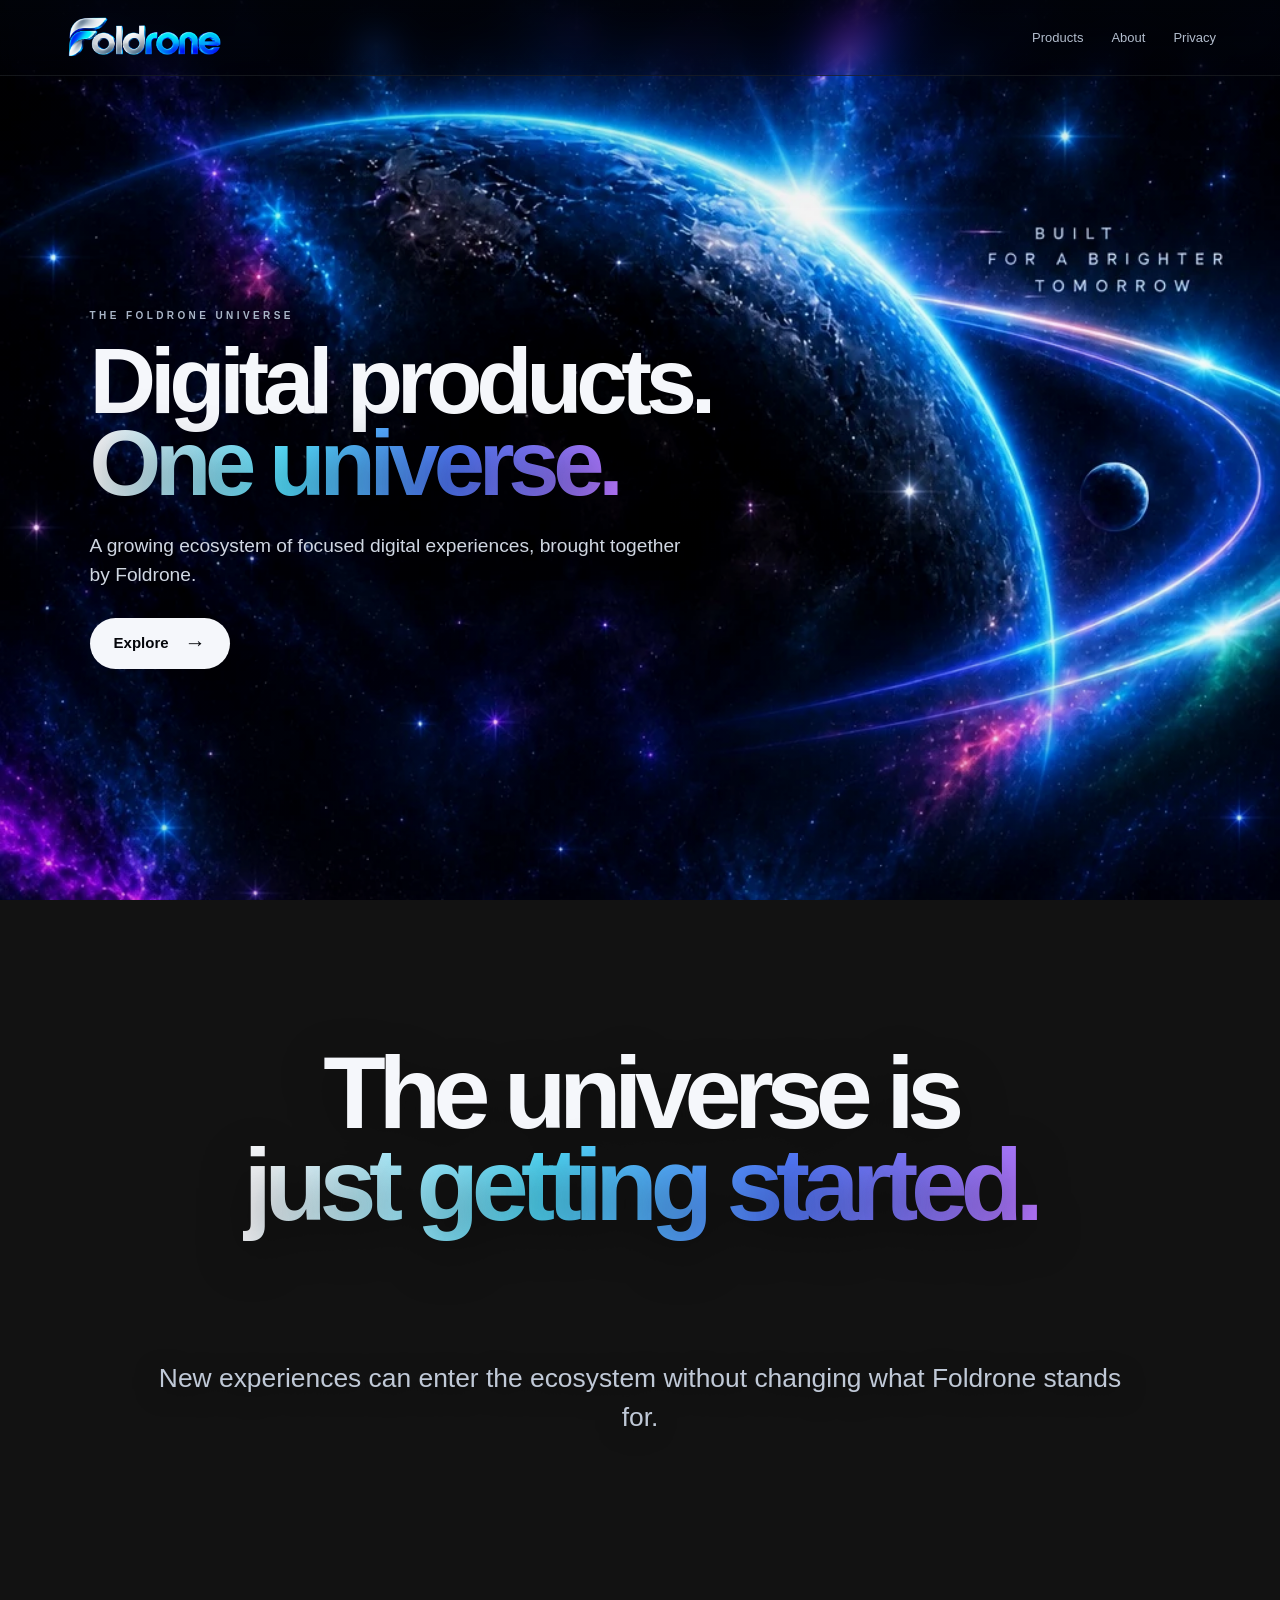
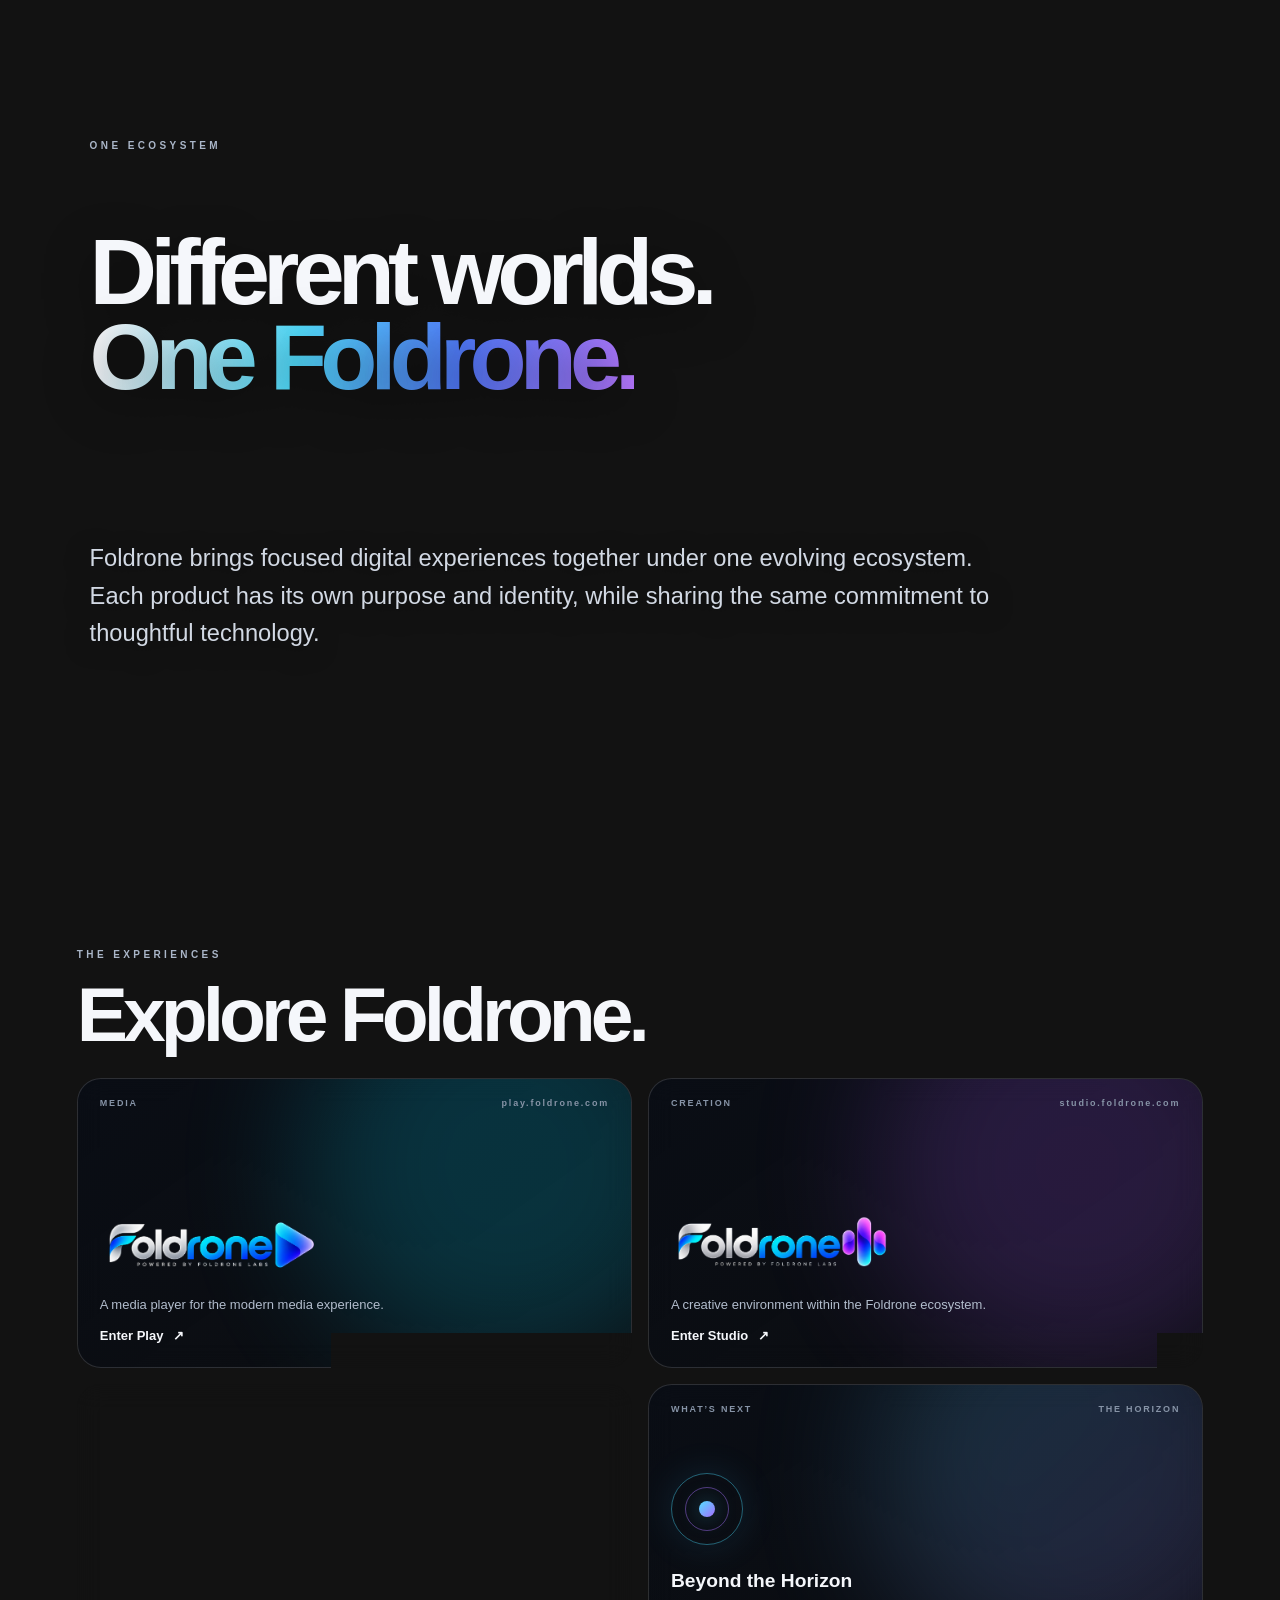
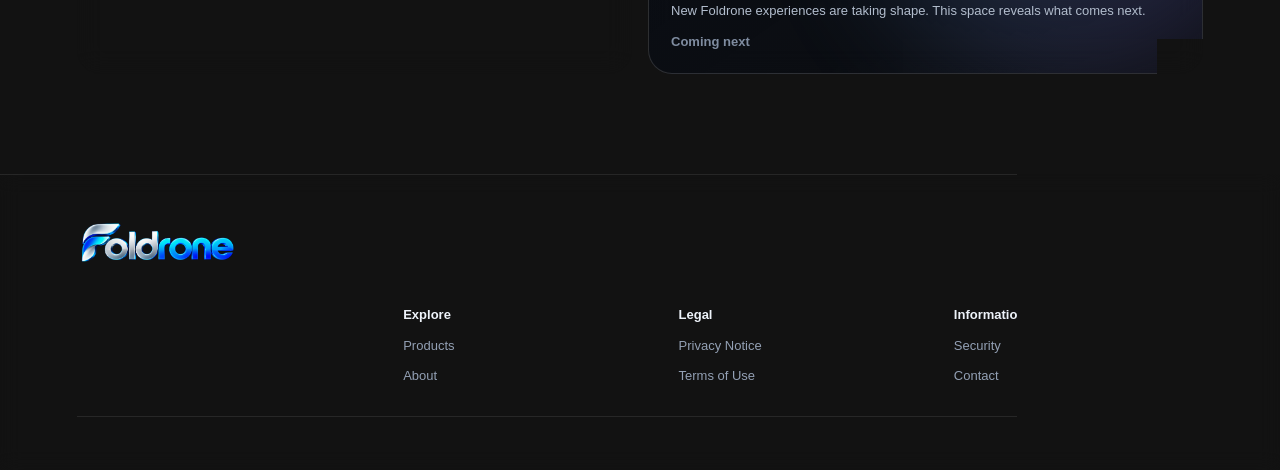
<file: index.html>
<!doctype html>
<html lang="en">
<head>
<meta charset="utf-8">
<meta name="viewport" content="width=device-width,initial-scale=1,viewport-fit=cover">
<meta name="theme-color" content="#02040a">
<meta name="color-scheme" content="dark">
<meta name="description" content="Foldrone. Digital products. One universe.">
<link rel="icon" href="/assets/foldrone-wordmark.webp">
<link rel="preload" as="image" href="/assets/foldrone-universe-bg.webp" fetchpriority="high">
<link rel="manifest" href="/manifest.webmanifest">
<link rel="stylesheet" href="/styles.css">
<title>Foldrone | The Foldrone Universe</title>
</head>
<body class="home-page">
<div class="universe-bg" aria-hidden="true"></div>
<div class="universe-vignette" aria-hidden="true"></div>
<a class="skip" href="#main">Skip to content</a>
<header class="header">
  <a class="brand" href="/" aria-label="Foldrone home"><img src="/assets/foldrone-wordmark.webp" alt="Foldrone" draggable="false"></a>
  <nav class="desktop-nav" aria-label="Primary navigation">
    <a href="#products">Products</a><a href="/about.html">About</a><a href="/privacy.html">Privacy</a>
  </nav>
  <button class="menu-button" type="button" aria-label="Open menu" aria-controls="mobile-menu" aria-expanded="false"><span></span><span></span><span></span></button>
  <nav class="mobile-menu" id="mobile-menu" aria-label="Mobile navigation">
    <div class="mobile-products">
      <button class="mobile-menu-label" type="button" aria-expanded="false" aria-controls="mobile-products-list"><span aria-hidden="true">▸</span> Products</button>
      <div class="mobile-product-grid" id="mobile-products-list">
        <a href="https://play.foldrone.com">Foldrone Play</a>
        <a href="https://studio.foldrone.com">Foldrone Studio</a>
        <a href="https://workspace.foldrone.com">Foldrone Workspace</a>
      </div>
    </div>
    <a href="/about.html">About</a><a href="/security.html">Security</a><a href="/privacy.html">Privacy</a><a href="/contact.html">Contact</a>
  </nav>
</header>
<main id="main">
  <section class="hero" aria-labelledby="hero-title">
    <div class="hero-copy">
      <p class="kicker">THE FOLDRONE UNIVERSE</p>
      <h1 id="hero-title">Digital products.<br><span>One universe.</span></h1>
      <p class="lead">A growing ecosystem of focused digital experiences, brought together by Foldrone.</p>
      <a class="hero-button" href="#products">Explore <span>→</span></a>
    </div>
  </section>

  <section class="universe-story story-start" aria-labelledby="story-start-title">
    <div class="story-inner">
      <h2 id="story-start-title">The universe is<br><span>just getting started.</span></h2>
      <div class="story-start-message">
        <p>New experiences can enter the ecosystem without changing what Foldrone stands for.</p>
      </div>
    </div>
  </section>

  <section class="universe-story story-ecosystem" aria-labelledby="story-ecosystem-title">
    <div class="story-inner">
      <p class="story-kicker">ONE ECOSYSTEM</p>
      <h2 id="story-ecosystem-title">Different worlds.<br><span>One Foldrone.</span></h2>
      <div class="ecosystem-copy"><p>Foldrone brings focused digital experiences together under one evolving ecosystem. Each product has its own purpose and identity, while sharing the same commitment to thoughtful technology.</p></div>
    </div>
  </section>

  <section class="products" id="products" aria-labelledby="products-title">
    <div class="products-inner">
      <div class="section-head"><p class="story-kicker">THE EXPERIENCES</p><h2 id="products-title">Explore Foldrone.</h2></div>
      <div class="product-grid">
        <a class="product-card play" href="https://play.foldrone.com">
          <div class="card-meta"><span>MEDIA</span><span>play.foldrone.com</span></div>
          <img src="/assets/foldrone-play-wordmark.webp" alt="Foldrone Play" class="product-logo" draggable="false">
          <p>A media player for the modern media experience.</p>
          <span class="card-action">Enter Play <b>↗</b></span>
        </a>
        <a class="product-card studio" href="https://studio.foldrone.com">
          <div class="card-meta"><span>CREATION</span><span>studio.foldrone.com</span></div>
          <img src="/assets/foldrone-studio-wordmark.webp" alt="Foldrone Studio" class="product-logo" draggable="false">
          <p>A creative environment within the Foldrone ecosystem.</p>
          <span class="card-action">Enter Studio <b>↗</b></span>
        </a>
        <article class="product-card workspace">
          <div class="card-meta"><span>PRODUCTIVITY</span><span>workspace.foldrone.com</span></div>
          <img src="/assets/foldrone-workspace-logo.webp" alt="Foldrone Workspace" class="product-logo workspace-logo" draggable="false">
          <p>Documents, PDF tools, productivity and intelligent utilities in one workspace.</p>
          <span class="card-action muted">Coming into view</span>
        </article>
        <article class="product-card horizon">
          <div class="card-meta"><span>WHAT’S NEXT</span><span>THE HORIZON</span></div>
          <div class="horizon-mark" aria-hidden="true"><span></span></div>
          <h3>Beyond the Horizon</h3>
          <p>New Foldrone experiences are taking shape. This space reveals what comes next.</p>
          <span class="card-action muted">Coming next</span>
        </article>
      </div>
    </div>
  </section>
</main>
<button class="space-control top-control" type="button" aria-label="Return to top" title="Return to top"><svg viewBox="0 0 32 32" aria-hidden="true"><path d="M16 3c4 3 6 8 6 13v3l4 5-7-2-3 6-3-6-7 2 4-5v-3c0-5 2-10 6-13Z"/><circle cx="16" cy="11" r="2"/><path d="M11 26l-3 3M21 26l3 3"/></svg></button>
<footer class="footer">
  <a class="footer-brand" href="/" aria-label="Foldrone home"><img src="/assets/foldrone-wordmark.webp" alt="Foldrone" draggable="false"></a>
  <div class="footer-columns"><div><strong>Explore</strong><a href="#products">Products</a><a href="/about.html">About</a></div><div><strong>Legal</strong><a href="/privacy.html">Privacy Notice</a><a href="/terms.html">Terms of Use</a></div><div><strong>Information</strong><a href="/security.html">Security</a><a href="/contact.html">Contact</a></div></div>
  <div class="footer-bottom">© 2026 <a href="https://www.facebook.com/foldronelabs/" rel="noopener noreferrer">Foldrone Labs</a>. All rights reserved.</div>
</footer>
<script src="/script.js" defer></script>
</body>
</html>
</file>
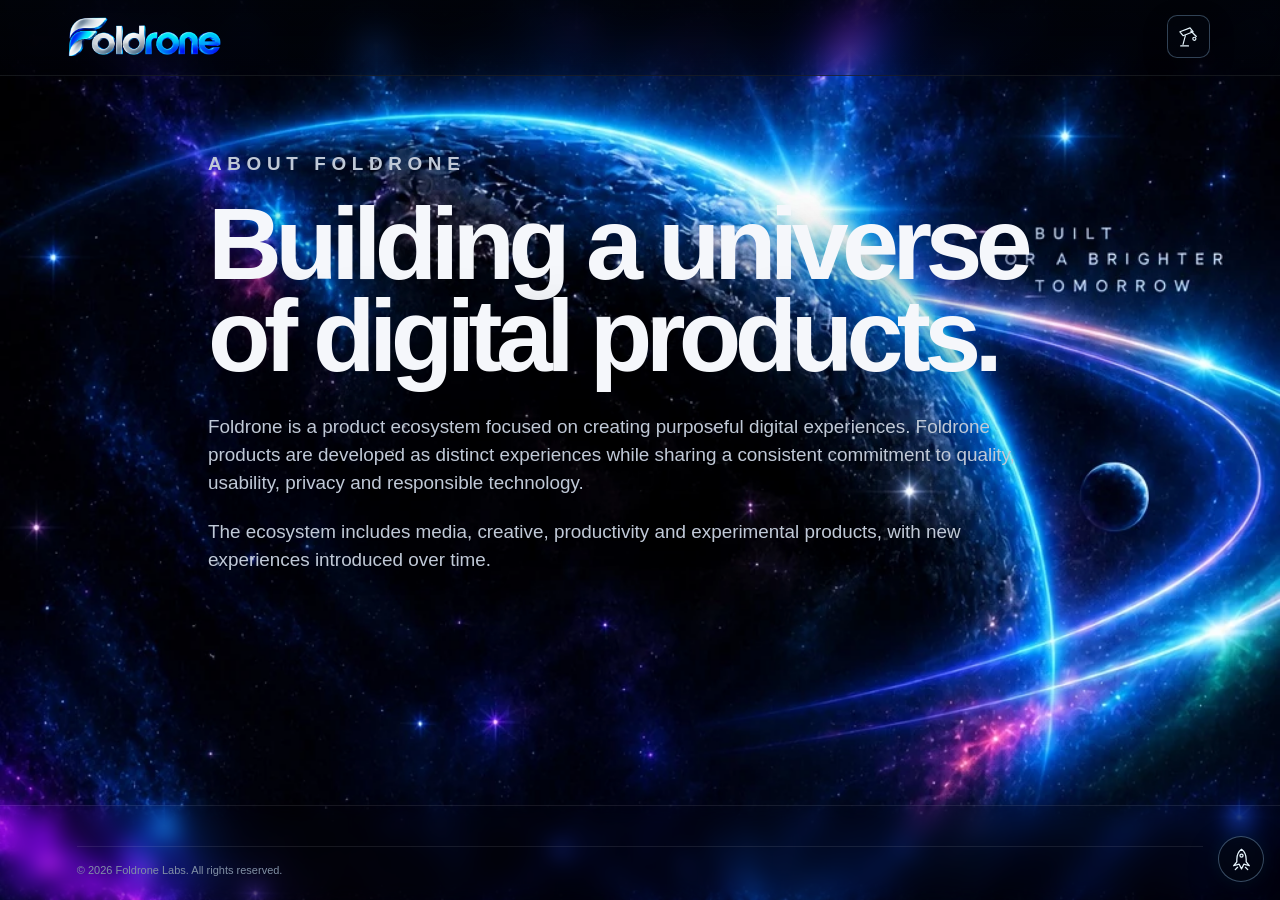
<file: about.html>
<!doctype html><html lang="en"><head><meta charset="utf-8"><meta name="viewport" content="width=device-width,initial-scale=1,viewport-fit=cover"><meta name="theme-color" content="#02040a"><meta name="color-scheme" content="dark"><link rel="icon" href="/assets/foldrone-wordmark.webp"><link rel="stylesheet" href="/styles.css"><title>About | Foldrone</title></head><body class="internal-page"><div class="universe-bg" aria-hidden="true"></div><div class="legal-page"><header class="header legal-header"><a class="brand" href="/" aria-label="Foldrone home"><img src="/assets/foldrone-wordmark.webp" alt="Foldrone" draggable="false"></a><a class="internal-back" href="/" aria-label="Back to Foldrone home" title="Back to Foldrone home"><svg viewBox="0 0 32 32" aria-hidden="true"><path d="M5 10l13-5 4 5-13 5z"/><path d="M19 9l7 7"/><path d="M12 15l-3 11"/><path d="M6 28h10"/><circle cx="23.5" cy="19" r="2"/></svg></a><button class="menu-button" type="button" aria-label="Open menu" aria-controls="mobile-menu" aria-expanded="false"><span></span><span></span><span></span></button><nav class="mobile-menu" id="mobile-menu" aria-label="Mobile navigation"><div class="mobile-products"><button class="mobile-menu-label" type="button" aria-expanded="false" aria-controls="mobile-products-list"><span aria-hidden="true">▸</span> Products</button><div class="mobile-product-grid" id="mobile-products-list"><a href="https://play.foldrone.com">Foldrone Play</a><a href="https://studio.foldrone.com">Foldrone Studio</a><a href="https://workspace.foldrone.com">Foldrone Workspace</a></div></div><a href="/about.html">About</a><a href="/security.html">Security</a><a href="/privacy.html">Privacy</a><a href="/contact.html">Contact</a></nav></header><main class="legal-main"><p class="legal-kicker">ABOUT FOLDRONE</p><h1>Building a universe<br>of digital products.</h1><p>Foldrone is a product ecosystem focused on creating purposeful digital experiences. Foldrone products are developed as distinct experiences while sharing a consistent commitment to quality, usability, privacy and responsible technology.</p><p>The ecosystem includes media, creative, productivity and experimental products, with new experiences introduced over time.</p></main><button class="space-control top-control" type="button" aria-label="Return to top" title="Return to top"><svg viewBox="0 0 32 32" aria-hidden="true"><path d="M16 3c4 3 6 8 6 13v3l4 5-7-2-3 6-3-6-7 2 4-5v-3c0-5 2-10 6-13Z"/><circle cx="16" cy="11" r="2"/><path d="M11 26l-3 3M21 26l3 3"/></svg></button><footer class="footer legal-footer"><div class="footer-bottom">© 2026 <a href="https://www.facebook.com/foldronelabs/" rel="noopener noreferrer">Foldrone Labs</a>. All rights reserved.</div></footer></div><script src="/script.js" defer></script></body></html>
</file>
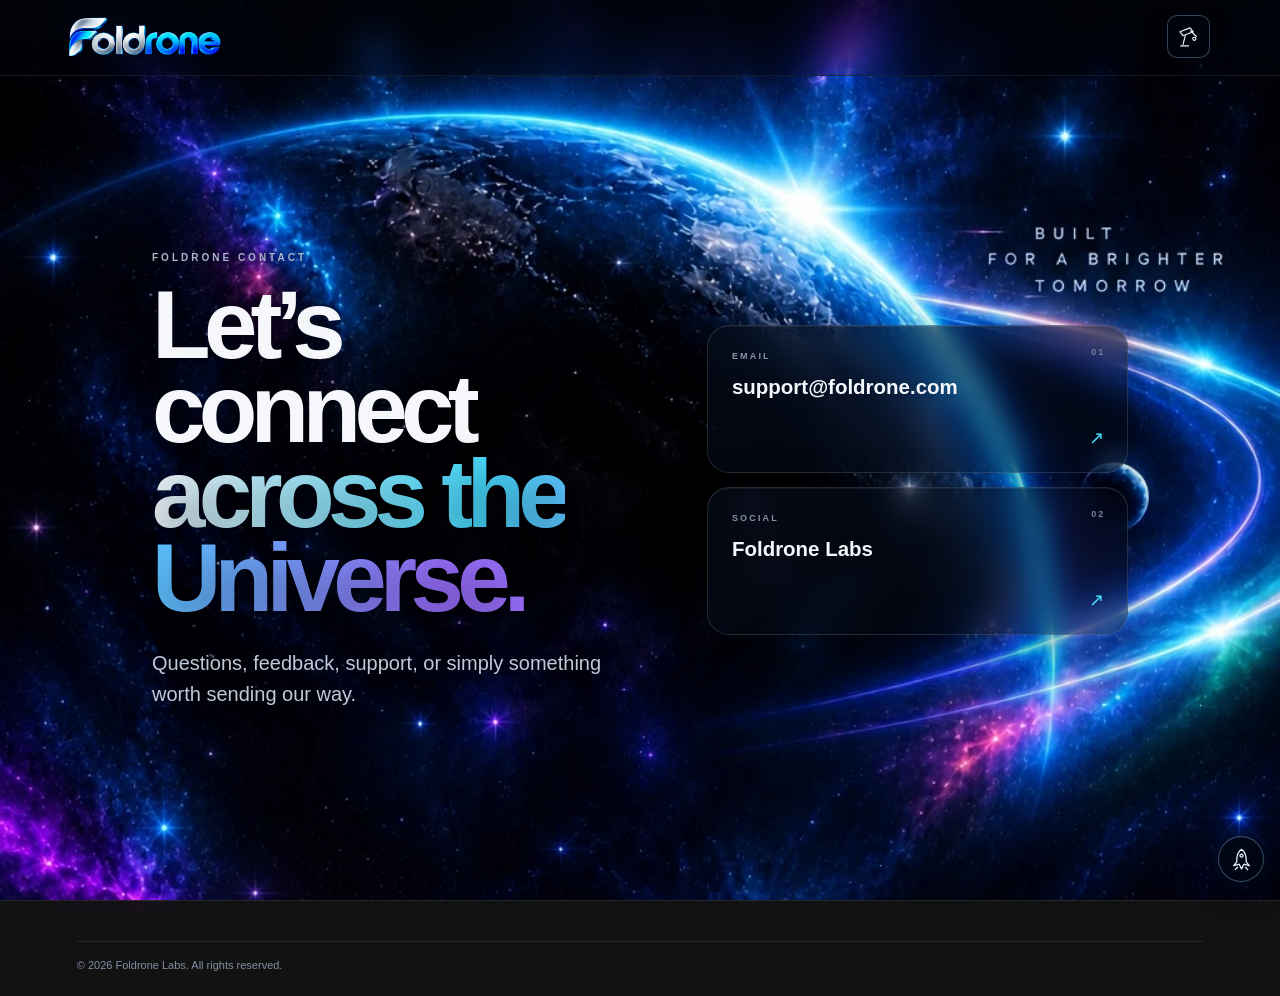
<file: contact.html>
<!doctype html><html lang="en"><head><meta charset="utf-8"><meta name="viewport" content="width=device-width,initial-scale=1,viewport-fit=cover"><meta name="theme-color" content="#02040a"><meta name="color-scheme" content="dark"><link rel="icon" href="/assets/foldrone-wordmark.webp"><link rel="stylesheet" href="/styles.css"><title>Contact | Foldrone</title></head><body class="contact-page"><div class="universe-bg" aria-hidden="true"></div><div class="legal-page"><header class="header legal-header"><a class="brand" href="/" aria-label="Foldrone home"><img src="/assets/foldrone-wordmark.webp" alt="Foldrone" draggable="false"></a><a class="internal-back" href="/" aria-label="Back to Foldrone home" title="Back to Foldrone home"><svg viewBox="0 0 32 32" aria-hidden="true"><path d="M5 10l13-5 4 5-13 5z"/><path d="M19 9l7 7"/><path d="M12 15l-3 11"/><path d="M6 28h10"/><circle cx="23.5" cy="19" r="2"/></svg></a><button class="menu-button" type="button" aria-label="Open menu" aria-controls="mobile-menu" aria-expanded="false"><span></span><span></span><span></span></button><nav class="mobile-menu" id="mobile-menu" aria-label="Mobile navigation"><div class="mobile-products"><button class="mobile-menu-label" type="button" aria-expanded="false" aria-controls="mobile-products-list"><span aria-hidden="true">▸</span> Products</button><div class="mobile-product-grid" id="mobile-products-list"><a href="https://play.foldrone.com">Foldrone Play</a><a href="https://studio.foldrone.com">Foldrone Studio</a><a href="https://workspace.foldrone.com">Foldrone Workspace</a></div></div><a href="/about.html">About</a><a href="/security.html">Security</a><a href="/privacy.html">Privacy</a><a href="/contact.html">Contact</a></nav></header><main class="contact-main">
  <div class="contact-shell">
    <div class="contact-intro">
      <p class="legal-kicker">FOLDRONE CONTACT</p>
      <h1>Let’s connect<br><span>across the Universe.</span></h1>
      <p class="contact-lead">Questions, feedback, support, or simply something worth sending our way.</p>
    </div>
    <div class="contact-links">
      <a class="contact-card" href="mailto:support@foldrone.com">
        <span class="contact-index">01</span>
        <span class="contact-card-label">EMAIL</span>
        <strong>support@foldrone.com</strong>
        <span class="contact-arrow">↗</span>
      </a>
      <a class="contact-card" href="https://www.facebook.com/foldronelabs/" rel="noopener noreferrer">
        <span class="contact-index">02</span>
        <span class="contact-card-label">SOCIAL</span>
        <strong>Foldrone Labs</strong>
        <span class="contact-arrow">↗</span>
      </a>
    </div>
  </div>
</main><button class="space-control top-control" type="button" aria-label="Return to top" title="Return to top"><svg viewBox="0 0 32 32" aria-hidden="true"><path d="M16 3c4 3 6 8 6 13v3l4 5-7-2-3 6-3-6-7 2 4-5v-3c0-5 2-10 6-13Z"/><circle cx="16" cy="11" r="2"/><path d="M11 26l-3 3M21 26l3 3"/></svg></button><footer class="footer legal-footer"><div class="footer-bottom">© 2026 <a href="https://www.facebook.com/foldronelabs/" rel="noopener noreferrer">Foldrone Labs</a>. All rights reserved.</div></footer></div><script src="/script.js" defer></script></body></html>
</file>
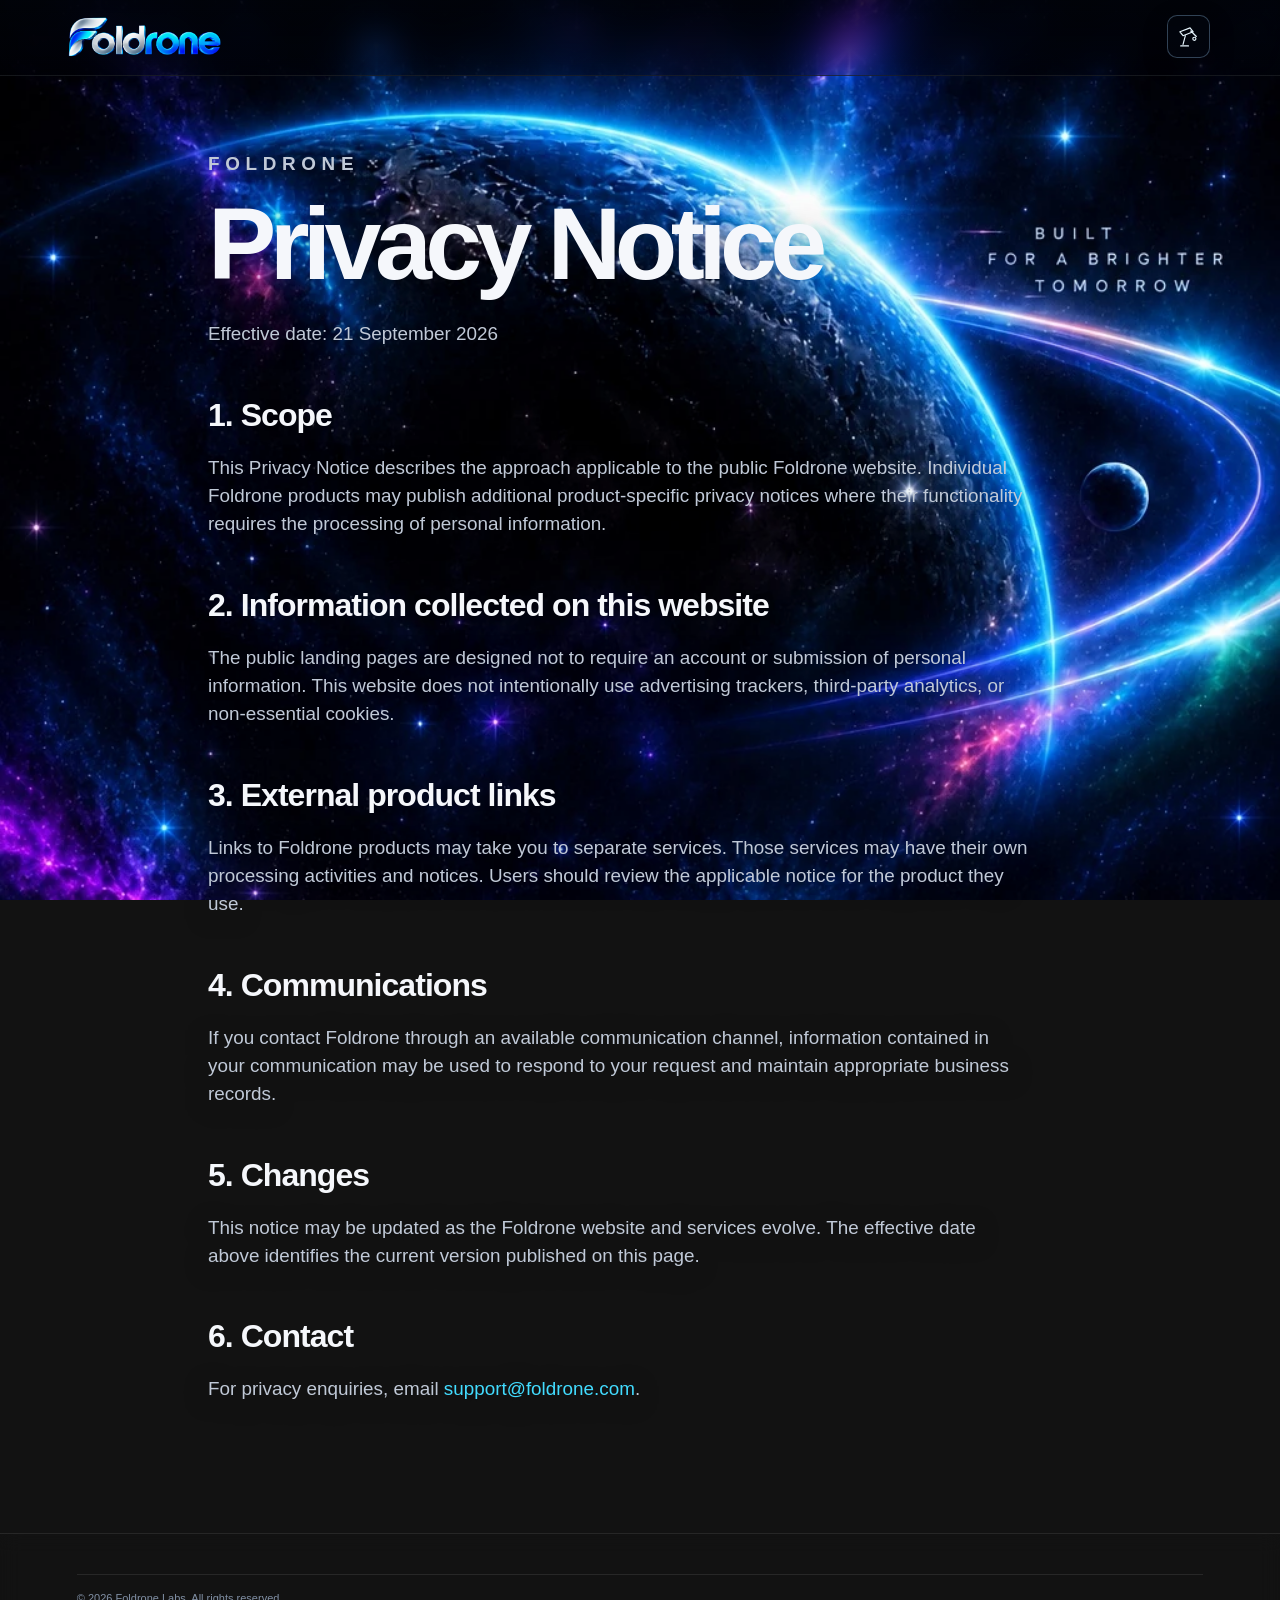
<file: privacy.html>
<!doctype html><html lang="en"><head><meta charset="utf-8"><meta name="viewport" content="width=device-width,initial-scale=1,viewport-fit=cover"><meta name="theme-color" content="#02040a"><meta name="color-scheme" content="dark"><link rel="icon" href="/assets/foldrone-wordmark.webp"><link rel="stylesheet" href="/styles.css"><title>Privacy Notice | Foldrone</title></head><body class="internal-page"><div class="universe-bg" aria-hidden="true"></div><div class="legal-page"><header class="header legal-header"><a class="brand" href="/" aria-label="Foldrone home"><img src="/assets/foldrone-wordmark.webp" alt="Foldrone" draggable="false"></a><a class="internal-back" href="/" aria-label="Back to Foldrone home" title="Back to Foldrone home"><svg viewBox="0 0 32 32" aria-hidden="true"><path d="M5 10l13-5 4 5-13 5z"/><path d="M19 9l7 7"/><path d="M12 15l-3 11"/><path d="M6 28h10"/><circle cx="23.5" cy="19" r="2"/></svg></a><button class="menu-button" type="button" aria-label="Open menu" aria-controls="mobile-menu" aria-expanded="false"><span></span><span></span><span></span></button><nav class="mobile-menu" id="mobile-menu" aria-label="Mobile navigation"><div class="mobile-products"><button class="mobile-menu-label" type="button" aria-expanded="false" aria-controls="mobile-products-list"><span aria-hidden="true">▸</span> Products</button><div class="mobile-product-grid" id="mobile-products-list"><a href="https://play.foldrone.com">Foldrone Play</a><a href="https://studio.foldrone.com">Foldrone Studio</a><a href="https://workspace.foldrone.com">Foldrone Workspace</a></div></div><a href="/about.html">About</a><a href="/security.html">Security</a><a href="/privacy.html">Privacy</a><a href="/contact.html">Contact</a></nav></header><main class="legal-main"><p class="legal-kicker">FOLDRONE</p><h1>Privacy Notice</h1><p>Effective date: 21 September 2026</p><h2>1. Scope</h2><p>This Privacy Notice describes the approach applicable to the public Foldrone website. Individual Foldrone products may publish additional product-specific privacy notices where their functionality requires the processing of personal information.</p><h2>2. Information collected on this website</h2><p>The public landing pages are designed not to require an account or submission of personal information. This website does not intentionally use advertising trackers, third-party analytics, or non-essential cookies.</p><h2>3. External product links</h2><p>Links to Foldrone products may take you to separate services. Those services may have their own processing activities and notices. Users should review the applicable notice for the product they use.</p><h2>4. Communications</h2><p>If you contact Foldrone through an available communication channel, information contained in your communication may be used to respond to your request and maintain appropriate business records.</p><h2>5. Changes</h2><p>This notice may be updated as the Foldrone website and services evolve. The effective date above identifies the current version published on this page.</p><h2>6. Contact</h2><p>For privacy enquiries, email <a href="mailto:support@foldrone.com">support@foldrone.com</a>.</p></main><button class="space-control top-control" type="button" aria-label="Return to top" title="Return to top"><svg viewBox="0 0 32 32" aria-hidden="true"><path d="M16 3c4 3 6 8 6 13v3l4 5-7-2-3 6-3-6-7 2 4-5v-3c0-5 2-10 6-13Z"/><circle cx="16" cy="11" r="2"/><path d="M11 26l-3 3M21 26l3 3"/></svg></button><footer class="footer legal-footer"><div class="footer-bottom">© 2026 <a href="https://www.facebook.com/foldronelabs/" rel="noopener noreferrer">Foldrone Labs</a>. All rights reserved.</div></footer></div><script src="/script.js" defer></script></body></html>
</file>
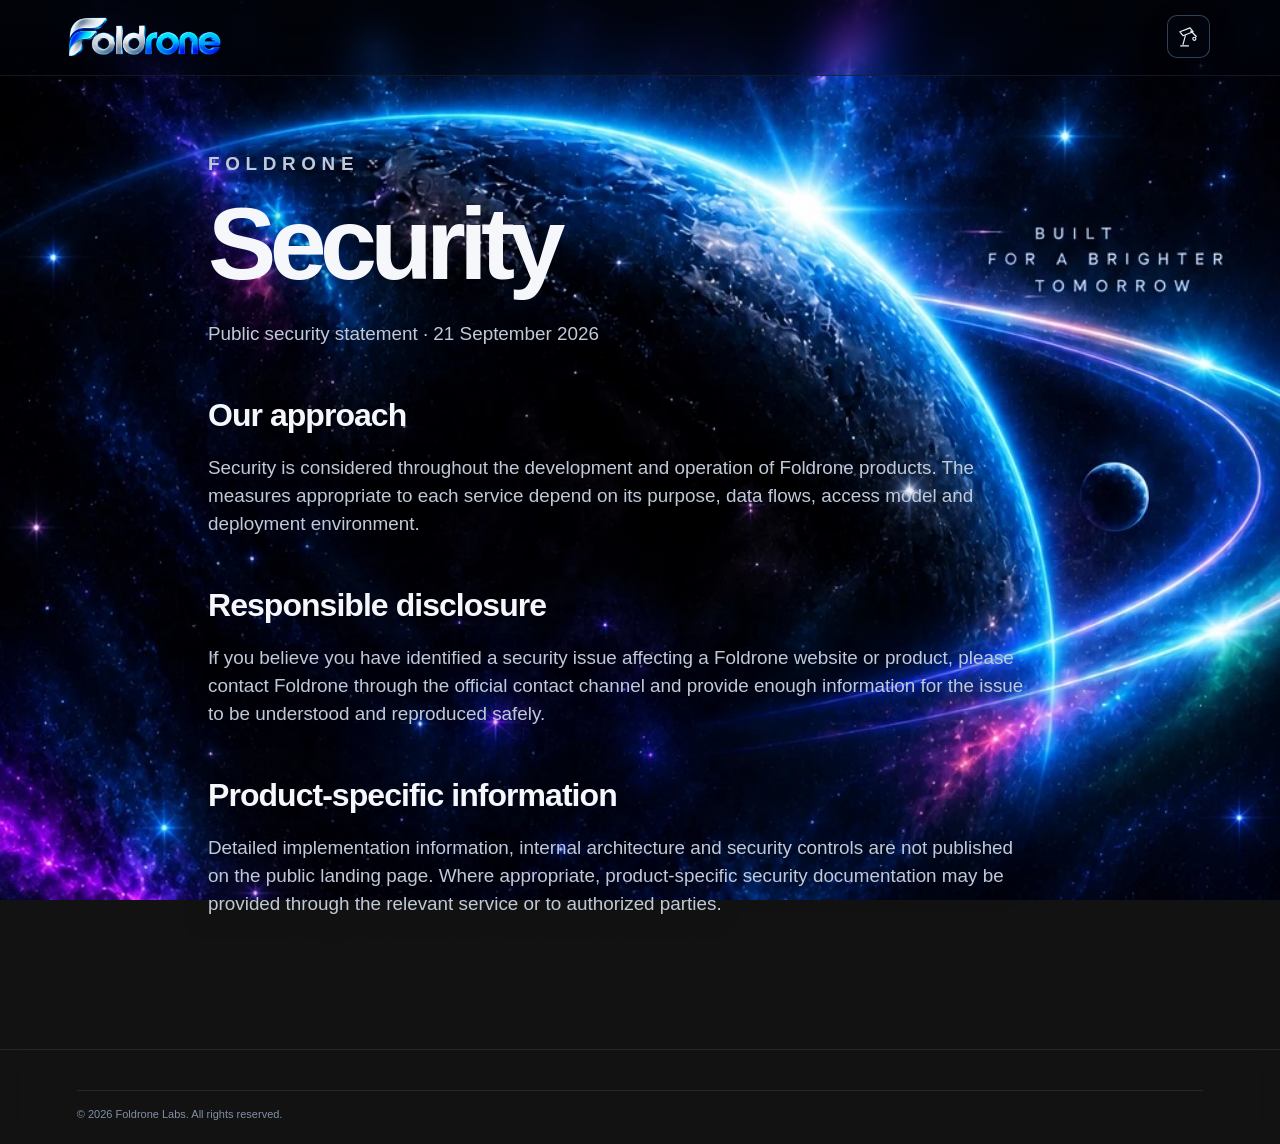
<file: security.html>
<!doctype html><html lang="en"><head><meta charset="utf-8"><meta name="viewport" content="width=device-width,initial-scale=1,viewport-fit=cover"><meta name="theme-color" content="#02040a"><meta name="color-scheme" content="dark"><link rel="icon" href="/assets/foldrone-wordmark.webp"><link rel="stylesheet" href="/styles.css"><title>Security | Foldrone</title></head><body class="internal-page"><div class="universe-bg" aria-hidden="true"></div><div class="legal-page"><header class="header legal-header"><a class="brand" href="/" aria-label="Foldrone home"><img src="/assets/foldrone-wordmark.webp" alt="Foldrone" draggable="false"></a><a class="internal-back" href="/" aria-label="Back to Foldrone home" title="Back to Foldrone home"><svg viewBox="0 0 32 32" aria-hidden="true"><path d="M5 10l13-5 4 5-13 5z"/><path d="M19 9l7 7"/><path d="M12 15l-3 11"/><path d="M6 28h10"/><circle cx="23.5" cy="19" r="2"/></svg></a><button class="menu-button" type="button" aria-label="Open menu" aria-controls="mobile-menu" aria-expanded="false"><span></span><span></span><span></span></button><nav class="mobile-menu" id="mobile-menu" aria-label="Mobile navigation"><div class="mobile-products"><button class="mobile-menu-label" type="button" aria-expanded="false" aria-controls="mobile-products-list"><span aria-hidden="true">▸</span> Products</button><div class="mobile-product-grid" id="mobile-products-list"><a href="https://play.foldrone.com">Foldrone Play</a><a href="https://studio.foldrone.com">Foldrone Studio</a><a href="https://workspace.foldrone.com">Foldrone Workspace</a></div></div><a href="/about.html">About</a><a href="/security.html">Security</a><a href="/privacy.html">Privacy</a><a href="/contact.html">Contact</a></nav></header><main class="legal-main"><p class="legal-kicker">FOLDRONE</p><h1>Security</h1><p>Public security statement · 21 September 2026</p><h2>Our approach</h2><p>Security is considered throughout the development and operation of Foldrone products. The measures appropriate to each service depend on its purpose, data flows, access model and deployment environment.</p><h2>Responsible disclosure</h2><p>If you believe you have identified a security issue affecting a Foldrone website or product, please contact Foldrone through the official contact channel and provide enough information for the issue to be understood and reproduced safely.</p><h2>Product-specific information</h2><p>Detailed implementation information, internal architecture and security controls are not published on the public landing page. Where appropriate, product-specific security documentation may be provided through the relevant service or to authorized parties.</p></main><button class="space-control top-control" type="button" aria-label="Return to top" title="Return to top"><svg viewBox="0 0 32 32" aria-hidden="true"><path d="M16 3c4 3 6 8 6 13v3l4 5-7-2-3 6-3-6-7 2 4-5v-3c0-5 2-10 6-13Z"/><circle cx="16" cy="11" r="2"/><path d="M11 26l-3 3M21 26l3 3"/></svg></button><footer class="footer legal-footer"><div class="footer-bottom">© 2026 <a href="https://www.facebook.com/foldronelabs/" rel="noopener noreferrer">Foldrone Labs</a>. All rights reserved.</div></footer></div><script src="/script.js" defer></script></body></html>
</file>
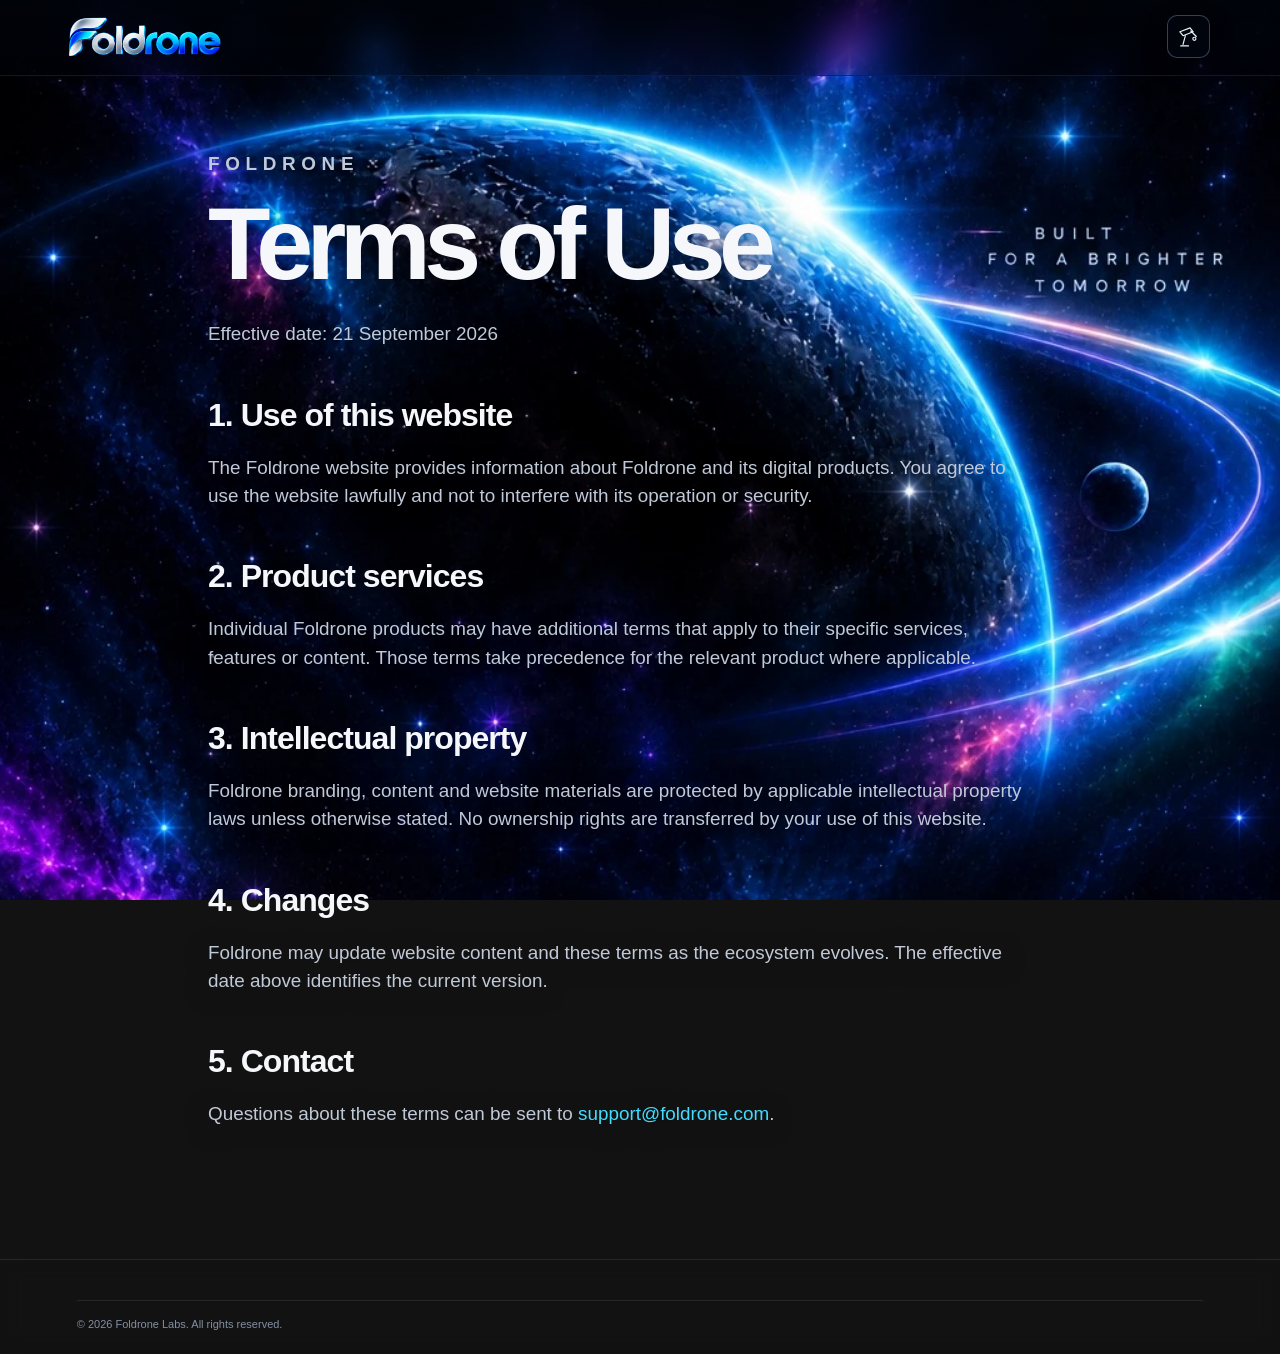
<file: terms.html>
<!doctype html><html lang="en"><head><meta charset="utf-8"><meta name="viewport" content="width=device-width,initial-scale=1,viewport-fit=cover"><meta name="theme-color" content="#02040a"><meta name="color-scheme" content="dark"><link rel="icon" href="/assets/foldrone-wordmark.webp"><link rel="stylesheet" href="/styles.css"><title>Terms of Use | Foldrone</title></head><body class="internal-page"><div class="universe-bg" aria-hidden="true"></div><div class="legal-page"><header class="header legal-header"><a class="brand" href="/" aria-label="Foldrone home"><img src="/assets/foldrone-wordmark.webp" alt="Foldrone" draggable="false"></a><a class="internal-back" href="/" aria-label="Back to Foldrone home" title="Back to Foldrone home"><svg viewBox="0 0 32 32" aria-hidden="true"><path d="M5 10l13-5 4 5-13 5z"/><path d="M19 9l7 7"/><path d="M12 15l-3 11"/><path d="M6 28h10"/><circle cx="23.5" cy="19" r="2"/></svg></a><button class="menu-button" type="button" aria-label="Open menu" aria-controls="mobile-menu" aria-expanded="false"><span></span><span></span><span></span></button><nav class="mobile-menu" id="mobile-menu" aria-label="Mobile navigation"><div class="mobile-products"><button class="mobile-menu-label" type="button" aria-expanded="false" aria-controls="mobile-products-list"><span aria-hidden="true">▸</span> Products</button><div class="mobile-product-grid" id="mobile-products-list"><a href="https://play.foldrone.com">Foldrone Play</a><a href="https://studio.foldrone.com">Foldrone Studio</a><a href="https://workspace.foldrone.com">Foldrone Workspace</a></div></div><a href="/about.html">About</a><a href="/security.html">Security</a><a href="/privacy.html">Privacy</a><a href="/contact.html">Contact</a></nav></header><main class="legal-main"><p class="legal-kicker">FOLDRONE</p><h1>Terms of Use</h1><p>Effective date: 21 September 2026</p><h2>1. Use of this website</h2><p>The Foldrone website provides information about Foldrone and its digital products. You agree to use the website lawfully and not to interfere with its operation or security.</p><h2>2. Product services</h2><p>Individual Foldrone products may have additional terms that apply to their specific services, features or content. Those terms take precedence for the relevant product where applicable.</p><h2>3. Intellectual property</h2><p>Foldrone branding, content and website materials are protected by applicable intellectual property laws unless otherwise stated. No ownership rights are transferred by your use of this website.</p><h2>4. Changes</h2><p>Foldrone may update website content and these terms as the ecosystem evolves. The effective date above identifies the current version.</p><h2>5. Contact</h2><p>Questions about these terms can be sent to <a href="mailto:support@foldrone.com">support@foldrone.com</a>.</p></main><button class="space-control top-control" type="button" aria-label="Return to top" title="Return to top"><svg viewBox="0 0 32 32" aria-hidden="true"><path d="M16 3c4 3 6 8 6 13v3l4 5-7-2-3 6-3-6-7 2 4-5v-3c0-5 2-10 6-13Z"/><circle cx="16" cy="11" r="2"/><path d="M11 26l-3 3M21 26l3 3"/></svg></button><footer class="footer legal-footer"><div class="footer-bottom">© 2026 <a href="https://www.facebook.com/foldronelabs/" rel="noopener noreferrer">Foldrone Labs</a>. All rights reserved.</div></footer></div><script src="/script.js" defer></script></body></html>
</file>
<file: styles.css>
:root{--ink:#f5f7fb;--muted:#aeb9ca;--line:rgba(255,255,255,.12);--cyan:#48ddff;--violet:#a878ff;--space:#02040a}
*{box-sizing:border-box}
html{scroll-behavior:smooth;background:transparent}
body{margin:0;min-width:280px;background:transparent;color:var(--ink);font-family:-apple-system,BlinkMacSystemFont,"Segoe UI",Inter,Roboto,Arial,sans-serif;line-height:1.5;overflow-x:hidden}
a{color:inherit;text-decoration:none}button{font:inherit}img{display:block;max-width:100%;-webkit-user-drag:none;user-select:none;-webkit-touch-callout:none}
.skip{position:fixed;left:12px;top:10px;z-index:100;padding:8px 12px;border-radius:8px;background:#fff;color:#000;transform:translateY(-160%)}.skip:focus{transform:none}

/* One universe, always present. No black section backgrounds. */
.universe-bg{position:fixed;inset:0;z-index:0;background-image:url('/assets/foldrone-universe-bg.webp');background-repeat:no-repeat;background-position:center 42%;background-size:cover;background-color:#02040a;transform:translateZ(0);will-change:transform}
.universe-vignette{position:fixed;inset:0;z-index:1;pointer-events:none;background:linear-gradient(180deg,rgba(0,2,8,.10),rgba(0,2,8,.015) 35%,rgba(0,2,8,.035) 70%,rgba(0,2,8,.12) 100%)}
.home-page main,.home-page footer,.legal-page{position:relative;z-index:2}

.header{position:fixed;z-index:80;top:0;left:0;right:0;height:76px;padding:0 clamp(18px,5vw,76px);display:flex;align-items:center;justify-content:space-between;background:linear-gradient(180deg,rgba(1,4,10,.76),rgba(1,4,10,.22));backdrop-filter:blur(16px);-webkit-backdrop-filter:blur(16px);border-bottom:1px solid rgba(255,255,255,.08)}
.brand img{width:clamp(122px,13vw,160px)}
.desktop-nav{display:flex;gap:28px;color:#b2bdcd;font-size:13px}.desktop-nav a:hover{color:#fff}
.menu-button{display:none;width:43px;height:43px;padding:6px;border:0;background:transparent;cursor:pointer}.menu-button span{display:block;height:1.5px;background:#edf2f9;margin:6px 0}
.mobile-menu{display:none}

.hero{min-height:100svh;position:relative;display:flex;align-items:center;padding:112px clamp(22px,7vw,110px) 80px;overflow:hidden}.hero-copy{width:min(680px,72vw);margin-top:5vh}.kicker,.story-kicker{margin:0 0 18px;color:#aab6c8;font-size:10px;letter-spacing:.34em;font-weight:800}.hero h1{margin:0;font-size:clamp(3.3rem,7.2vw,7.3rem);line-height:.89;letter-spacing:-.068em;font-weight:780;text-shadow:0 14px 50px rgba(0,0,0,.52)}
.hero h1 span,.story-start h2 span,.story-ecosystem h2 span{background:linear-gradient(100deg,#f7f9fc 3%,#54dfff 38%,#547cff 68%,#b977ff 100%);-webkit-background-clip:text;background-clip:text;color:transparent}
.lead{max-width:600px;margin:27px 0 0;color:#d0d7e2;font-size:clamp(1rem,1.6vw,1.2rem);text-shadow:0 5px 24px rgba(0,0,0,.56)}
.hero-button{display:inline-flex;align-items:center;gap:16px;margin-top:28px;padding:14px 24px;border-radius:999px;background:#f5f7fb;color:#05070b;font-size:15px;font-weight:800;box-shadow:0 14px 42px rgba(0,0,0,.32)}.hero-button span{font-size:21px;line-height:0}

/* Story sections are transparent windows over the same universe. */
.universe-story{position:relative;display:flex;align-items:center;padding:clamp(88px,10vw,150px) clamp(22px,7vw,110px);background:transparent}
.story-inner{width:min(1160px,100%);margin:auto}
.story-start{min-height:clamp(570px,76svh,820px);text-align:center}.story-start .story-inner{max-width:1120px}.story-start .story-kicker{margin-bottom:clamp(42px,5vw,66px)}
.story-start h2{margin:0 auto;font-size:clamp(3.25rem,8vw,7.8rem);line-height:.9;letter-spacing:-.073em;font-weight:790;max-width:1080px;text-shadow:0 14px 50px rgba(0,0,0,.42)}
.story-start-message{margin:clamp(86px,10vw,150px) auto 0;max-width:980px}.story-start-message p{margin:0;color:#c0c9d7;font-size:clamp(1.05rem,2.25vw,1.65rem);line-height:1.48;text-shadow:0 5px 25px rgba(0,0,0,.55)}

.story-ecosystem{min-height:clamp(650px,86svh,930px);padding-top:clamp(100px,12vw,175px);padding-bottom:clamp(110px,13vw,190px)}.story-ecosystem .story-kicker{margin-bottom:clamp(48px,6vw,80px)}
.story-ecosystem h2{margin:0;font-size:clamp(3.2rem,7.3vw,7.4rem);line-height:.91;letter-spacing:-.073em;font-weight:790;text-shadow:0 14px 50px rgba(0,0,0,.42)}
.ecosystem-copy{margin-top:clamp(90px,11vw,155px);max-width:980px}.ecosystem-copy p{margin:0;max-width:900px;color:#d2d9e4;font-size:clamp(1.05rem,2vw,1.48rem);line-height:1.58;text-shadow:0 5px 24px rgba(0,0,0,.52)}

.products{position:relative;padding:clamp(85px,10vw,130px) clamp(18px,6vw,100px) 100px;background:transparent}.products-inner{max-width:1160px;margin:auto}.section-head{margin-bottom:28px}.section-head .story-kicker{margin-bottom:16px}.section-head h2{margin:0;font-size:clamp(2.7rem,6vw,5.6rem);line-height:.94;letter-spacing:-.065em}
.product-grid{display:grid;grid-template-columns:repeat(2,minmax(0,1fr));gap:16px}.product-card{position:relative;min-height:290px;padding:22px;border:1px solid rgba(255,255,255,.14);border-radius:24px;overflow:hidden;background:linear-gradient(145deg,rgba(5,11,23,.62),rgba(3,7,15,.38));backdrop-filter:blur(13px);-webkit-backdrop-filter:blur(13px);display:flex;flex-direction:column;justify-content:flex-end;isolation:isolate;transition:transform .3s ease,border-color .3s ease,background .3s ease}.product-card:hover{transform:translateY(-4px);border-color:rgba(102,215,255,.34);background:linear-gradient(145deg,rgba(6,16,31,.72),rgba(3,7,15,.46))}.product-card:before{content:"";position:absolute;right:-15%;top:-42%;width:75%;aspect-ratio:1;border-radius:50%;filter:blur(65px);opacity:.18;z-index:-1}.play:before{background:#00d7ff}.studio:before{background:#a957ff}.workspace:before{background:#4d8fff}.workspace-logo{width:min(92%,430px);max-height:92px;object-position:left center}.horizon:before{background:linear-gradient(135deg,#45ddff,#a66cff)}
.card-meta{position:absolute;top:18px;left:22px;right:22px;display:flex;justify-content:space-between;gap:12px;color:#8794a7;font-size:9px;letter-spacing:.20em;font-weight:800;white-space:nowrap}.product-logo{width:min(88%,390px);max-height:74px;object-fit:contain;object-position:left center;margin:0 0 15px}.product-card p{margin:0 0 11px;color:#b2bdcd;font-size:13px;max-width:540px}.card-action{font-size:13px;font-weight:800}.card-action b{margin-left:6px}.muted{color:#7f8ca0}.symbol{font-size:5.2rem;line-height:.75;margin:0 0 18px;color:transparent;-webkit-text-stroke:1px rgba(76,161,255,.5)}.product-card h3{margin:0 0 5px;font-size:1.2rem}.horizon-mark{width:72px;height:72px;margin:0 0 22px;border:1px solid rgba(73,220,255,.42);border-radius:50%;position:relative;box-shadow:0 0 38px rgba(62,190,255,.12)}.horizon-mark:before,.horizon-mark:after{content:"";position:absolute;border:1px solid rgba(169,111,255,.45);border-radius:50%}.horizon-mark:before{inset:13px}.horizon-mark:after{inset:27px;background:linear-gradient(135deg,#52e0ff,#a56dff);border:0;box-shadow:0 0 22px rgba(83,220,255,.35)}

.footer{position:relative;padding:40px clamp(20px,6vw,100px) 22px;background:transparent;border-top:1px solid rgba(255,255,255,.09);backdrop-filter:blur(10px);-webkit-backdrop-filter:blur(10px)}.footer-brand img{width:clamp(122px,13vw,160px)}.footer-columns{max-width:800px;margin:34px 0 30px auto;display:grid;grid-template-columns:repeat(3,1fr);gap:26px}.footer-columns div{display:flex;flex-direction:column;gap:11px}.footer-columns strong{font-size:13px;color:#eef3fa}.footer-columns a{font-size:13px;color:#93a0b4}.footer-columns a:hover{color:#fff}.footer-bottom{border-top:1px solid rgba(255,255,255,.09);padding-top:15px;color:#8190a5;font-size:11px}.footer-bottom a{color:inherit}.footer-bottom a:hover{color:#fff}

/* Space controls: back/home is top-right on internal pages; spacecraft appears only at page bottom. */
.space-control{position:fixed;z-index:100;width:46px;height:46px;border-radius:50%;border:1px solid rgba(160,213,255,.34);background:rgba(3,8,17,.58);backdrop-filter:blur(14px);-webkit-backdrop-filter:blur(14px);display:grid;place-items:center;color:#e8f7ff;box-shadow:0 10px 30px rgba(0,0,0,.38),0 0 20px rgba(39,170,255,.10);cursor:pointer}.space-control svg{width:25px;height:25px;fill:none;stroke:currentColor;stroke-width:1.6;stroke-linecap:round;stroke-linejoin:round}.top-control{right:16px;bottom:18px;opacity:0;pointer-events:none;transform:translateY(10px);transition:opacity .25s,transform .25s}.top-control.visible{opacity:1;pointer-events:auto;transform:none}.space-control:hover{background:rgba(12,27,46,.86)}
.internal-back{position:fixed;z-index:101;top:15px;right:70px;width:43px;height:43px;border:1px solid rgba(160,213,255,.30);border-radius:10px;background:rgba(3,8,17,.48);backdrop-filter:blur(12px);-webkit-backdrop-filter:blur(12px);display:grid;place-items:center;color:#e8f7ff;box-shadow:0 8px 24px rgba(0,0,0,.25)}.internal-back svg{width:25px;height:25px;fill:none;stroke:currentColor;stroke-width:1.5;stroke-linecap:round;stroke-linejoin:round}.internal-back:hover{background:rgba(12,27,46,.86)}
.home-page .internal-back{display:none}

/* Internal pages keep the same universe visible instead of switching to black. */
.legal-page{min-height:100svh;display:flex;flex-direction:column;background:transparent}.legal-main{width:min(920px,100%);margin:auto;padding:150px 28px 110px;flex:1}.legal-kicker{margin:0 0 22px;color:#aab6c8;font-size:10px;letter-spacing:.3em;font-weight:800}.legal-main h1{margin:0 0 30px;font-size:clamp(3.2rem,8vw,6.8rem);line-height:.9;letter-spacing:-.065em;text-shadow:0 14px 50px rgba(0,0,0,.45)}.legal-main h2{margin:42px 0 15px;font-size:clamp(1.35rem,3vw,2rem);letter-spacing:-.03em}.legal-main p{margin:0 0 20px;color:#c0c9d7;font-size:clamp(1rem,1.7vw,1.18rem);max-width:820px;text-shadow:0 5px 24px rgba(0,0,0,.55)}.legal-main a{color:#42dcff}.legal-footer{background:transparent}

/* Contact: simple, spacious, mobile-first. */
.contact-main{width:min(1120px,100%);margin:0 auto;min-height:100svh;padding:150px clamp(20px,6vw,72px) 90px;display:flex;align-items:center}.contact-shell{width:100%;display:grid;grid-template-columns:minmax(0,1.05fr) minmax(300px,.95fr);align-items:center;gap:clamp(42px,7vw,100px)}.contact-intro .legal-kicker{margin-bottom:18px}.contact-intro h1{margin:0;font-size:clamp(3.7rem,7.5vw,7.2rem);line-height:.88;letter-spacing:-.07em;text-shadow:0 14px 50px rgba(0,0,0,.45)}.contact-intro h1 span{background:linear-gradient(100deg,#f5f7fb,#48dcff 42%,#9b70ff 88%);-webkit-background-clip:text;background-clip:text;color:transparent}.contact-lead{max-width:590px;margin:28px 0 0;color:#c0c9d7;font-size:clamp(1rem,1.8vw,1.25rem);line-height:1.55;text-shadow:0 5px 24px rgba(0,0,0,.55)}.contact-links{display:grid;gap:14px}.contact-card{min-height:148px;padding:24px;border-radius:22px;background:linear-gradient(145deg,rgba(6,15,29,.62),rgba(3,7,15,.38));border:1px solid rgba(255,255,255,.13);box-shadow:inset 0 1px rgba(255,255,255,.06),0 20px 55px rgba(0,0,0,.26);backdrop-filter:blur(12px);-webkit-backdrop-filter:blur(12px);position:relative}.contact-index{position:absolute;top:20px;right:22px;color:#718096;font-size:9px;letter-spacing:.2em;font-weight:800}.contact-card-label{display:block;color:#8492a6;font-size:9px;letter-spacing:.24em;font-weight:800;margin-bottom:8px}.contact-card strong{font-size:clamp(1rem,2vw,1.28rem);font-weight:700;color:#f4f7fb;word-break:break-word}.contact-arrow{position:absolute;right:23px;bottom:20px;color:#45dfff;font-size:18px}


@media (min-width:901px){
 .universe-bg{background-size:100% auto;background-position:center top}
}
@media (max-width:900px){
 .desktop-nav{display:none}.menu-button{display:block}.mobile-menu.open{display:block;position:absolute;left:0;right:0;top:calc(100% + 1px);padding:14px 16px 18px;border:1px solid rgba(255,255,255,.13);border-radius:0 0 20px 20px;background:rgba(4,8,16,.82);backdrop-filter:blur(20px);-webkit-backdrop-filter:blur(20px);box-shadow:0 24px 60px rgba(0,0,0,.48)}.mobile-menu>a,.mobile-menu-label{display:block;padding:12px 18px;color:#b7c0cf;font-size:16px}.mobile-menu-label{width:100%;border:0;background:transparent;text-align:left;color:#f0f4fa;padding-top:7px;cursor:pointer}.mobile-menu-label span{display:inline-block;width:12px;transition:transform .22s ease}.mobile-products.expanded .mobile-menu-label span{transform:rotate(90deg)}.mobile-product-grid{display:grid;grid-template-columns:repeat(2,minmax(0,1fr));gap:0 8px;max-height:0;overflow:hidden;opacity:0;padding:0 8px 0 28px;transition:max-height .28s ease,opacity .2s ease,padding .28s ease}.mobile-products.expanded .mobile-product-grid{max-height:180px;opacity:1;padding-bottom:10px}.mobile-product-grid a{padding:8px 6px;color:#aeb8c8;font-size:14px}.mobile-menu a:hover,.mobile-product-grid a:hover{color:#fff}
 .hero{padding:100px 24px 70px;align-items:flex-end}.hero-copy{width:min(680px,92vw);margin:0}.product-grid{grid-template-columns:repeat(2,minmax(0,1fr))}.contact-shell{grid-template-columns:1fr;gap:40px}.contact-intro h1{max-width:720px}
}
@media (max-width:620px){
 .header{height:64px;padding:0 17px}.brand img{width:121px}.universe-bg{background-position:center 38%;background-size:cover}.universe-vignette{background:linear-gradient(180deg,rgba(0,2,8,.08),rgba(0,2,8,.01) 35%,rgba(0,2,8,.025) 72%,rgba(0,2,8,.08) 100%)}
 .hero{min-height:88svh;padding:82px 18px 52px}.hero-copy{width:100%}.kicker{font-size:8px;letter-spacing:.28em;margin-bottom:13px}.hero h1{font-size:clamp(3rem,14vw,4.75rem);line-height:.89}.lead{font-size:.98rem;margin-top:18px;max-width:360px}.hero-button{margin-top:22px;padding:13px 21px}
 .story-start{min-height:640px;padding:82px 18px 94px}.story-start h2{font-size:clamp(3rem,13.8vw,4.85rem);line-height:.91}.story-start-message{margin-top:100px}.story-start-message p{font-size:1.03rem;line-height:1.52;max-width:350px;margin:auto}
 .story-ecosystem{min-height:760px;padding:84px 18px 98px}.story-ecosystem .story-kicker{margin-bottom:44px;font-size:.69rem}.story-ecosystem h2{font-size:clamp(3rem,13.5vw,4.8rem);line-height:.92}.ecosystem-copy{margin-top:88px}.ecosystem-copy p{font-size:1rem;line-height:1.56}
 .products{padding:66px 15px 76px;background:transparent}.section-head{margin-bottom:24px}.section-head h2{font-size:2.9rem}.product-grid{grid-template-columns:1fr;gap:12px}.product-card{min-height:260px;padding:21px;border-radius:21px}.card-meta{left:21px;right:21px}.product-logo{max-width:84%;max-height:64px}.horizon-mark{width:64px;height:64px}
 .footer{padding:34px 20px 20px;background:transparent}.footer-columns{margin:30px 0;grid-template-columns:repeat(2,1fr);gap:28px}.footer-bottom{font-size:10px}
 .internal-back{top:10px;right:67px;width:42px;height:42px}.top-control{right:13px;bottom:17px}.space-control{width:44px;height:44px}
 .legal-main{padding:124px 20px 90px}.legal-main h1{font-size:clamp(3.15rem,14vw,5.2rem)}.legal-main p{font-size:1rem}.contact-main{padding:118px 18px 72px;align-items:flex-start}.contact-shell{display:block}.contact-intro h1{font-size:clamp(3.2rem,15vw,5.1rem);line-height:.9}.contact-lead{margin-top:22px;font-size:1rem}.contact-links{margin-top:38px;gap:12px}.contact-card{min-height:132px;padding:22px;border-radius:20px}
}
@media (orientation:landscape) and (max-height:700px){.header{height:60px}.hero{min-height:100svh;padding:78px 5vw 48px}.hero-copy{width:min(58vw,650px)}.hero h1{font-size:clamp(2.7rem,7vw,5.3rem)}.story-start{min-height:620px}.story-ecosystem{min-height:700px}.product-card{min-height:250px}}
@media (prefers-reduced-motion:reduce){html{scroll-behavior:auto}.product-card,.top-control,.mobile-product-grid,.mobile-menu-label span{transition:none!important}}
</file>
